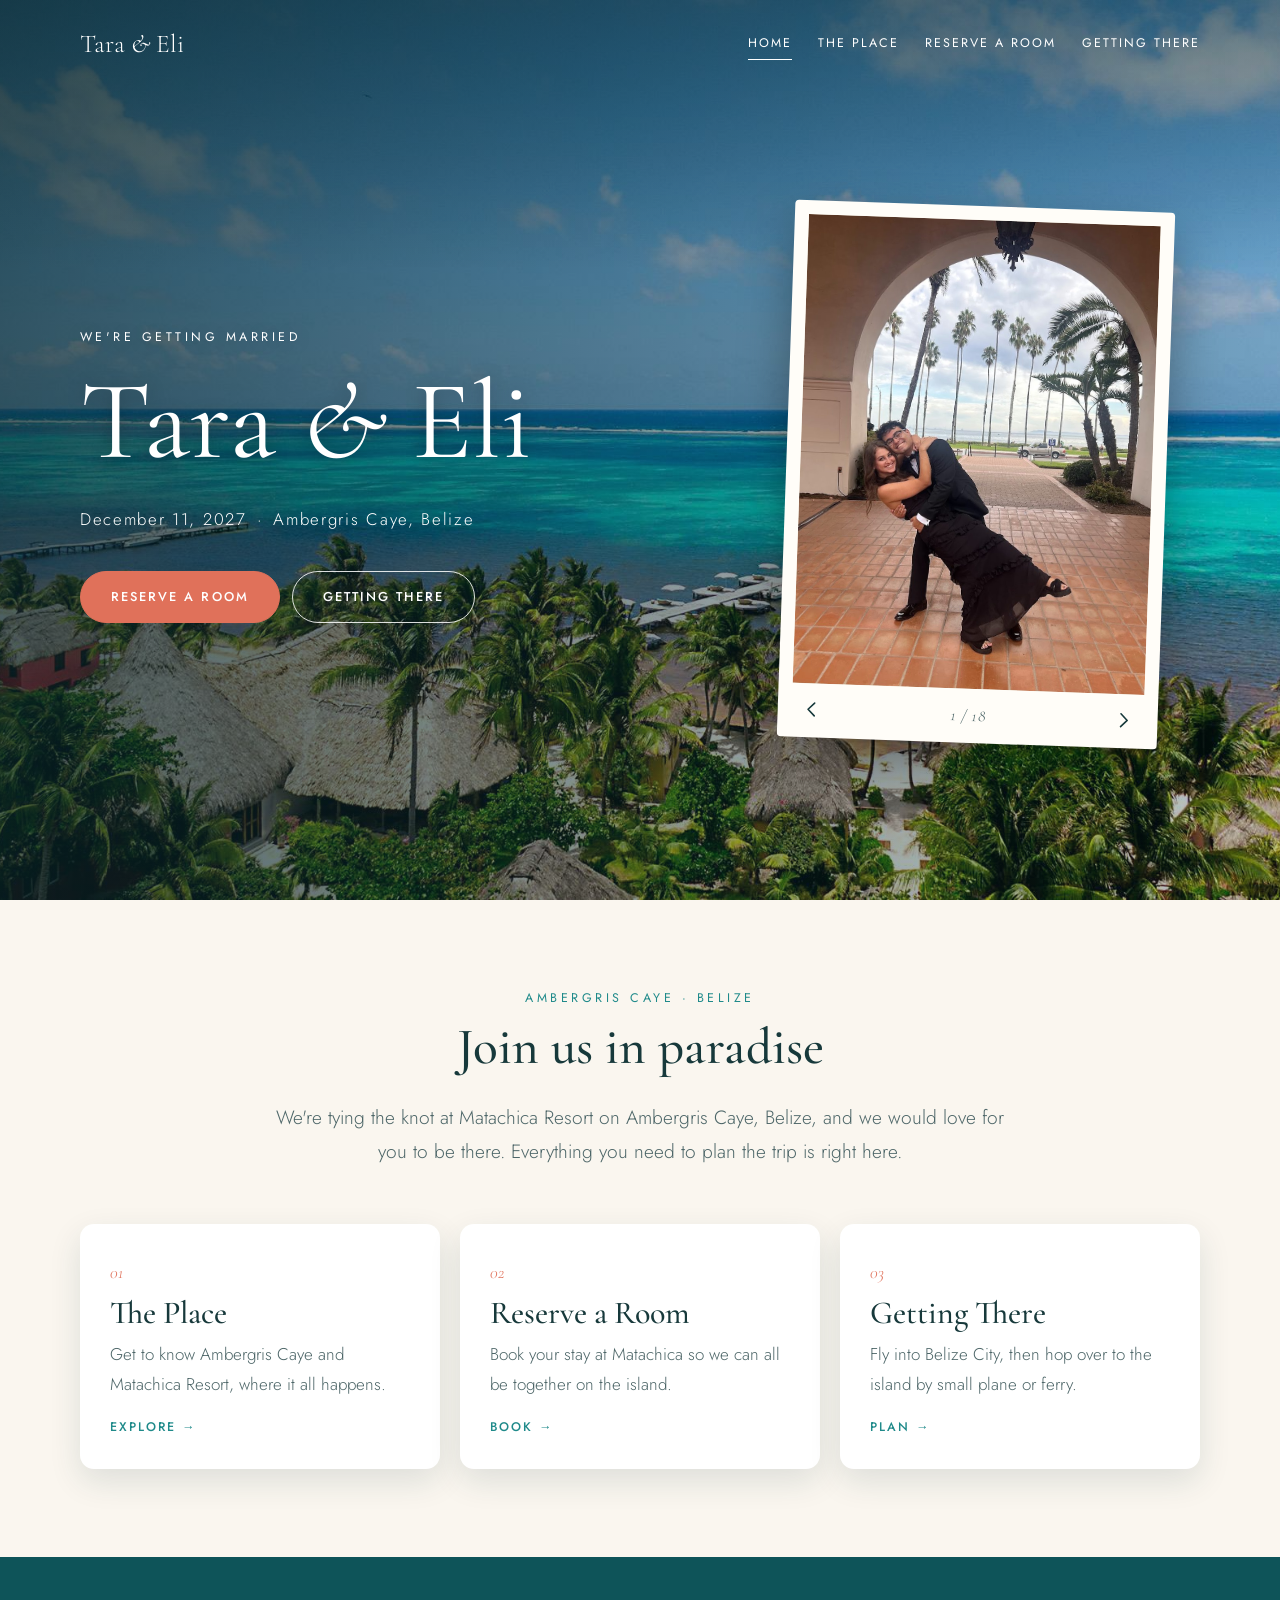
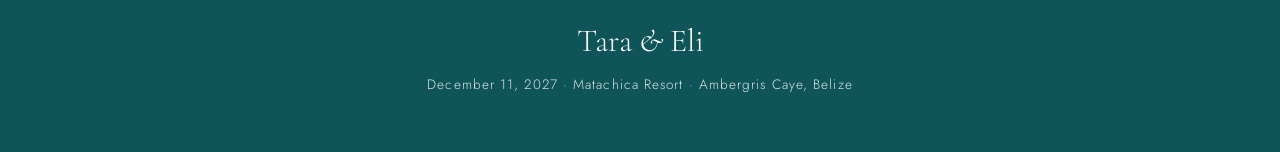
<file: index.html>
<!doctype html>
<html lang="en">
<head>
  <meta charset="utf-8">
  <meta name="viewport" content="width=device-width, initial-scale=1">
  <title>Tara &amp; Eli · Ambergris Caye, Belize</title>
  <meta name="description" content="Join us for our wedding at Matachica Resort on Ambergris Caye, Belize.">
  <link rel="icon" href="data:image/svg+xml,<svg xmlns='http://www.w3.org/2000/svg' viewBox='0 0 100 100'><text y='.9em' font-size='90'>🌴</text></svg>">
  <link rel="preconnect" href="https://fonts.googleapis.com">
  <link rel="preconnect" href="https://fonts.gstatic.com" crossorigin>
  <link rel="stylesheet" href="https://fonts.googleapis.com/css2?family=Cormorant+Garamond:ital,wght@0,400;0,500;1,400&family=Jost:wght@300;400;500&display=swap">
  <link rel="stylesheet" href="css/styles.css">
</head>
<body>
  <header class="site-header">
    <div class="container">
      <a class="brand" href="index.html">Tara <span class="amp">&amp;</span> Eli</a>
      <nav class="nav" aria-label="Main">
        <a href="index.html" aria-current="page">Home</a>
        <a href="the-place.html">The Place</a>
        <a href="reserve.html">Reserve a Room</a>
        <a href="getting-there.html">Getting There</a>
      </nav>
    </div>
  </header>

  <main>
    <section class="hero hero--split">
      <!-- Background: Matachica's beach (courtesy of the resort) -->
      <div class="photo photo--sunset hero__photo" data-label="">
        <img src="images/matachica-3.jpg" alt="" fetchpriority="high" onerror="this.remove()">
      </div>
      <div class="container hero__inner">
        <div class="hero__content">
          <p class="eyebrow">We're getting married</p>
          <h1>Tara <span class="amp">&amp;</span> Eli</h1>
          <p class="hero__meta">December 11, 2027<span class="dot">·</span>Ambergris Caye, Belize</p>
          <div class="hero__actions">
            <a class="button" href="reserve.html">Reserve a room</a>
            <a class="button button--ghost" href="getting-there.html">Getting there</a>
          </div>
        </div>

        <!-- Photos of us: images/us-1.jpg ... us-19.jpg. To add one, copy a slide line below.
             Only the first uses src; the rest use data-src so they load one at a time as the show plays.
             The arrows and photo counter work automatically. -->
        <figure class="slideshow" data-slideshow aria-roledescription="carousel" aria-label="Photos of Tara and Eli">
          <div class="slideshow__frame">
            <img class="slideshow__slide is-active" src="images/us-1.jpg" alt="Eli dipping Tara under a seaside archway lined with palm trees">
            <img class="slideshow__slide" data-src="images/us-2.jpg" alt="Tara and Eli crouched beside an alpaca wearing a cap and sunglasses">
            <img class="slideshow__slide" data-src="images/us-3.jpg" alt="An instant-film photo of Tara and Eli smiling together">
            <img class="slideshow__slide" data-src="images/us-4.jpg" alt="Tara and Eli being goofy under string lights at a party">
            <img class="slideshow__slide" data-src="images/us-5.jpg" alt="Tara and Eli standing in a river between towering canyon walls">
            <img class="slideshow__slide" data-src="images/us-6.jpg" alt="Tara and Eli dressed up on a deck overlooking the mountains and the town below">
            <img class="slideshow__slide" data-src="images/us-7.jpg" alt="Tara leaping into Eli's arms to kiss his cheek in front of a lit-up Ferris wheel">
            <img class="slideshow__slide" data-src="images/us-8.jpg" alt="Tara and Eli cuddled up by the fireplace next to their Christmas tree">
            <img class="slideshow__slide" data-src="images/us-9.jpg" alt="Tara and Eli laughing on a lakeside boardwalk with snowy mountains behind them">
            <img class="slideshow__slide" data-src="images/us-10.jpg" alt="Tara and Eli on a suspension bridge in the jungle">
            <img class="slideshow__slide" data-src="images/us-11.jpg" alt="Tara and Eli posing mid-skate at an outdoor ice rink">
            <img class="slideshow__slide" data-src="images/us-12.jpg" alt="Tara in her graduation cap and gown with Eli by a lake, a city skyline behind them">
            <img class="slideshow__slide" data-src="images/us-13.jpg" alt="Tara holding a cake beside Eli under an Engaged banner">
            <img class="slideshow__slide" data-src="images/us-14.jpg" alt="Tara and Eli hiking past steaming geysers with a bison grazing behind them">
            <img class="slideshow__slide" data-src="images/us-15.jpg" alt="Tara and Eli smiling at each other above a turquoise cove on the coast">
            <img class="slideshow__slide" data-src="images/us-16.jpg" alt="Tara and Eli on a clifftop trail high above the ocean">
            <img class="slideshow__slide" data-src="images/us-18.jpg" alt="Tara and Eli on a mountain trail with snowy jagged peaks behind them">
            <img class="slideshow__slide" data-src="images/us-19.jpg" alt="Tara and Eli scuba diving hand in hand over a coral reef">
          </div>
          <figcaption class="slideshow__controls" hidden>
            <button class="slideshow__arrow" type="button" data-step="-1" aria-label="Previous photo">
              <svg viewBox="0 0 24 24" aria-hidden="true"><path d="M15 5l-7 7 7 7" fill="none" stroke="currentColor" stroke-width="1.75" stroke-linecap="round" stroke-linejoin="round"/></svg>
            </button>
            <span class="slideshow__count"></span>
            <button class="slideshow__arrow" type="button" data-step="1" aria-label="Next photo">
              <svg viewBox="0 0 24 24" aria-hidden="true"><path d="M9 5l7 7-7 7" fill="none" stroke="currentColor" stroke-width="1.75" stroke-linecap="round" stroke-linejoin="round"/></svg>
            </button>
          </figcaption>
        </figure>
      </div>
    </section>

    <section class="section">
      <div class="container narrow center">
        <p class="eyebrow eyebrow--sea">Ambergris Caye · Belize</p>
        <h2 class="section-title">Join us in paradise</h2>
        <p class="lede">We're tying the knot at Matachica Resort on Ambergris Caye, Belize, and we would love for you to be there. Everything you need to plan the trip is right here.</p>
      </div>

      <div class="container cards">
        <a class="card" href="the-place.html">
          <span class="card__num">01</span>
          <h3>The Place</h3>
          <p>Get to know Ambergris Caye and Matachica Resort, where it all happens.</p>
          <span class="card__link">Explore &rarr;</span>
        </a>
        <a class="card" href="reserve.html">
          <span class="card__num">02</span>
          <h3>Reserve a Room</h3>
          <p>Book your stay at Matachica so we can all be together on the island.</p>
          <span class="card__link">Book &rarr;</span>
        </a>
        <a class="card" href="getting-there.html">
          <span class="card__num">03</span>
          <h3>Getting There</h3>
          <p>Fly into Belize City, then hop over to the island by small plane or ferry.</p>
          <span class="card__link">Plan &rarr;</span>
        </a>
      </div>
    </section>
  </main>

  <footer class="site-footer">
    <div class="container">
      <p class="site-footer__names">Tara <span class="amp">&amp;</span> Eli</p>
      <p>December 11, 2027 · Matachica Resort · Ambergris Caye, Belize</p>
    </div>
  </footer>

  <script src="js/slideshow.js"></script>
</body>
</html>
</file>
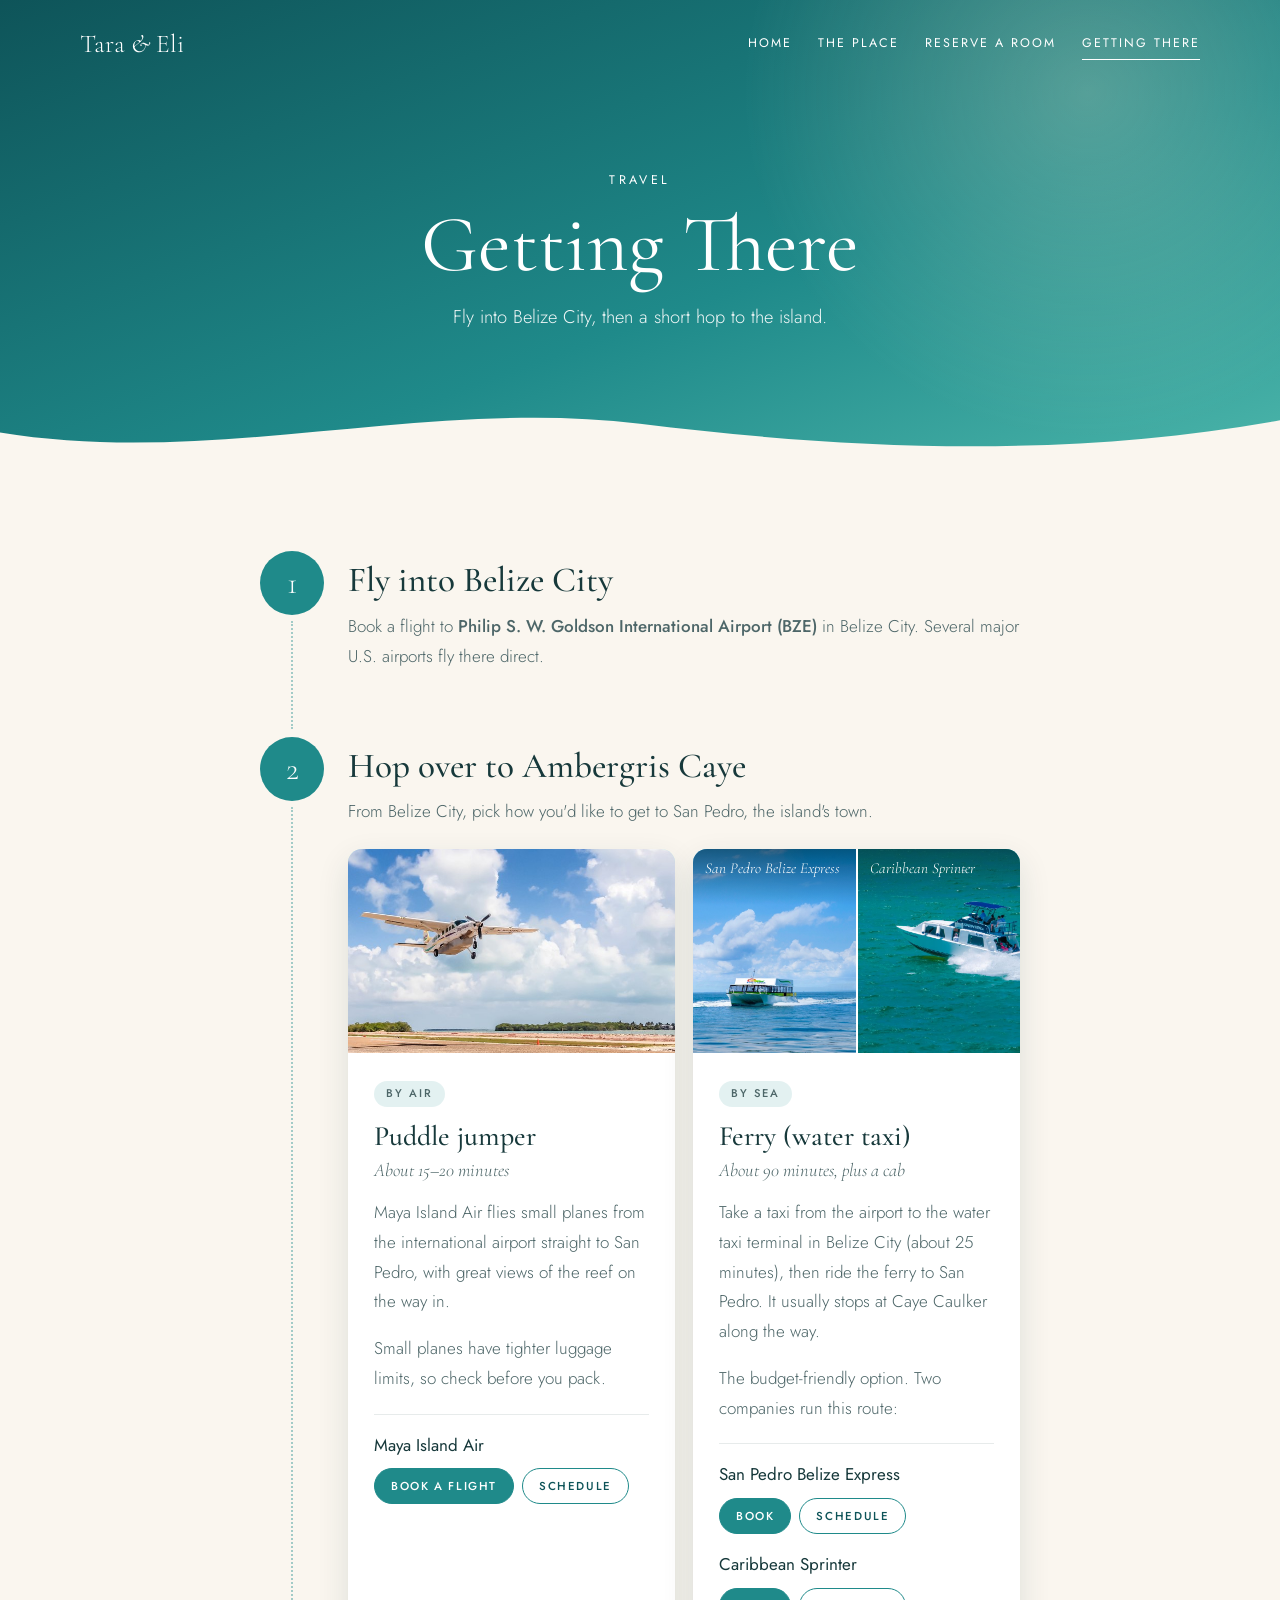
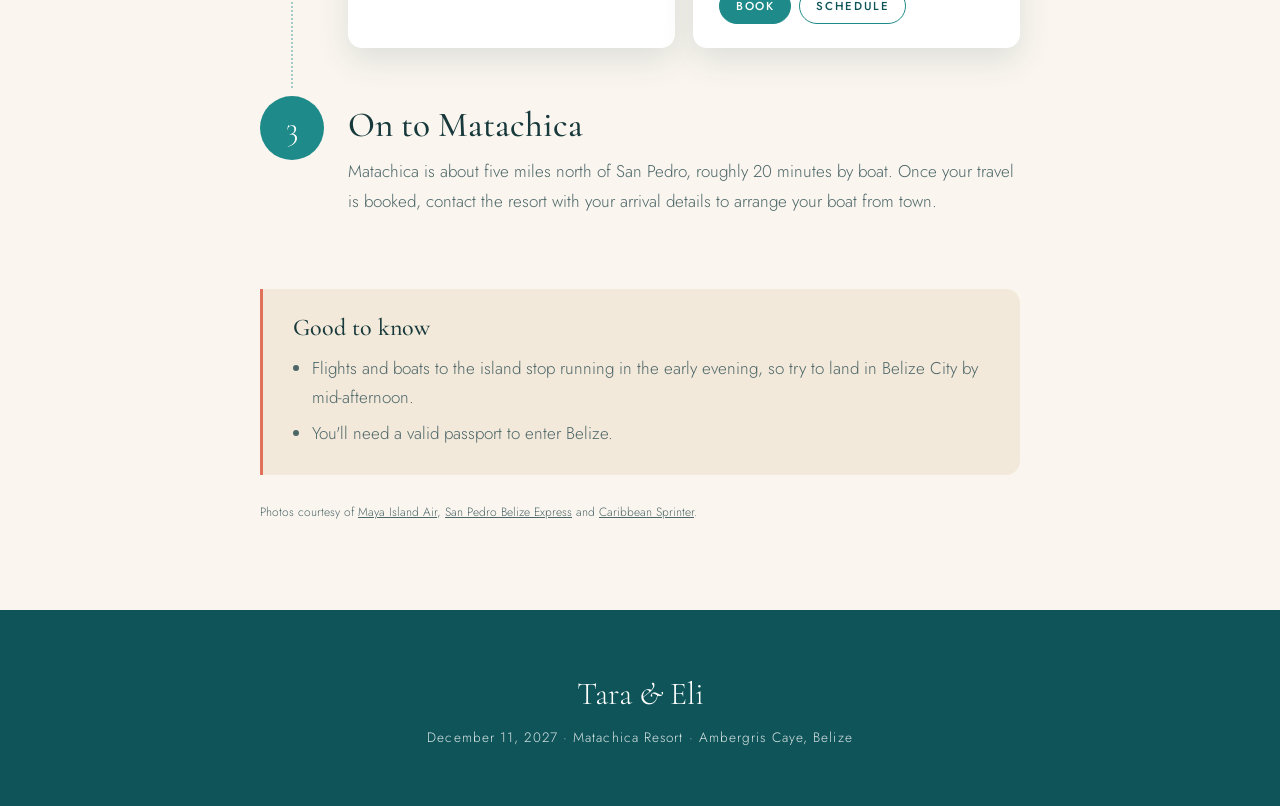
<file: getting-there.html>
<!doctype html>
<html lang="en">
<head>
  <meta charset="utf-8">
  <meta name="viewport" content="width=device-width, initial-scale=1">
  <title>Getting There · Tara &amp; Eli</title>
  <meta name="description" content="How to get to Matachica Resort on Ambergris Caye, Belize: fly to Belize City, then take a small plane or ferry to San Pedro.">
  <link rel="icon" href="data:image/svg+xml,<svg xmlns='http://www.w3.org/2000/svg' viewBox='0 0 100 100'><text y='.9em' font-size='90'>🌴</text></svg>">
  <link rel="preconnect" href="https://fonts.googleapis.com">
  <link rel="preconnect" href="https://fonts.gstatic.com" crossorigin>
  <link rel="stylesheet" href="https://fonts.googleapis.com/css2?family=Cormorant+Garamond:ital,wght@0,400;0,500;1,400&family=Jost:wght@300;400;500&display=swap">
  <link rel="stylesheet" href="css/styles.css">
</head>
<body>
  <header class="site-header">
    <div class="container">
      <a class="brand" href="index.html">Tara <span class="amp">&amp;</span> Eli</a>
      <nav class="nav" aria-label="Main">
        <a href="index.html">Home</a>
        <a href="the-place.html">The Place</a>
        <a href="reserve.html">Reserve a Room</a>
        <a href="getting-there.html" aria-current="page">Getting There</a>
      </nav>
    </div>
  </header>

  <main>
    <section class="page-hero">
      <div class="container">
        <p class="eyebrow">Travel</p>
        <h1>Getting There</h1>
        <p>Fly into Belize City, then a short hop to the island.</p>
      </div>
    </section>

    <section class="section">
      <div class="container narrow">
        <ol class="steps">
          <li class="step">
            <div class="step__num" aria-hidden="true">1</div>
            <div class="step__body">
              <h2>Fly into Belize City</h2>
              <p>Book a flight to <strong>Philip S. W. Goldson International Airport (BZE)</strong> in Belize City. Several major U.S. airports fly there direct.</p>
            </div>
          </li>

          <li class="step">
            <div class="step__num" aria-hidden="true">2</div>
            <div class="step__body">
              <h2>Hop over to Ambergris Caye</h2>
              <p>From Belize City, pick how you'd like to get to San Pedro, the island's town.</p>

              <div class="options">
                <article class="option">
                  <!-- Photo from Maya Island Air's website, used with their permission -->
                  <figure class="photo option__photo" data-label="Maya Island Air">
                    <img src="images/maya-island-air.jpg" alt="A Maya Island Air plane flying low over an island airstrip under puffy white clouds" loading="lazy" onerror="this.remove()">
                  </figure>
                  <div class="option__body">
                    <p class="option__tag">By air</p>
                    <h3>Puddle jumper</h3>
                    <p class="option__time">About 15&ndash;20 minutes</p>
                    <p>Maya Island Air flies small planes from the international airport straight to San Pedro, with great views of the reef on the way in.</p>
                    <p>Small planes have tighter luggage limits, so check before you pack.</p>
                    <ul class="option__links">
                      <li>
                        <span>Maya Island Air</span>
                        <a class="pill pill--solid" href="https://www.mayaislandair.com/belize-flights/" target="_blank" rel="noopener">Book a flight</a>
                        <a class="pill" href="https://www.mayaislandair.com/belize-flight-schedule/" target="_blank" rel="noopener">Schedule</a>
                      </li>
                    </ul>
                  </div>
                </article>

                <article class="option">
                  <!-- Photos from each ferry company's website, used with their permission -->
                  <div class="option__photo option__photo--split">
                    <figure class="photo" data-label="San Pedro Belize Express">
                      <img src="images/ferry-belize-express.jpg" alt="A San Pedro Belize Express water taxi crossing turquoise water" loading="lazy" onerror="this.remove()">
                      <figcaption class="photo__caption">San Pedro Belize Express</figcaption>
                    </figure>
                    <figure class="photo" data-label="Caribbean Sprinter">
                      <img src="images/ferry-caribbean-sprinter.jpg" alt="A Caribbean Sprinter water taxi speeding across the sea, seen from above" loading="lazy" onerror="this.remove()">
                      <figcaption class="photo__caption">Caribbean Sprinter</figcaption>
                    </figure>
                  </div>
                  <div class="option__body">
                    <p class="option__tag">By sea</p>
                    <h3>Ferry (water taxi)</h3>
                    <p class="option__time">About 90 minutes, plus a cab</p>
                    <p>Take a taxi from the airport to the water taxi terminal in Belize City (about 25 minutes), then ride the ferry to San Pedro. It usually stops at Caye Caulker along the way.</p>
                    <p>The budget-friendly option. Two companies run this route:</p>
                    <ul class="option__links">
                      <li>
                        <span>San Pedro Belize Express</span>
                        <a class="pill pill--solid" href="https://belizewatertaxi.com/" target="_blank" rel="noopener">Book</a>
                        <a class="pill" href="https://belizewatertaxi.com/schedule/" target="_blank" rel="noopener">Schedule</a>
                      </li>
                      <li>
                        <span>Caribbean Sprinter</span>
                        <a class="pill pill--solid" href="https://sprinter.bz/book" target="_blank" rel="noopener">Book</a>
                        <a class="pill" href="https://sprinter.bz/sailings" target="_blank" rel="noopener">Schedule</a>
                      </li>
                    </ul>
                  </div>
                </article>
              </div>
            </div>
          </li>

          <li class="step">
            <div class="step__num" aria-hidden="true">3</div>
            <div class="step__body">
              <h2>On to Matachica</h2>
              <p>Matachica is about five miles north of San Pedro, roughly 20 minutes by boat. Once your travel is booked, contact the resort with your arrival details to arrange your boat from town.</p>
            </div>
          </li>
        </ol>

        <aside class="note">
          <h3>Good to know</h3>
          <ul>
            <li>Flights and boats to the island stop running in the early evening, so try to land in Belize City by mid-afternoon.</li>
            <li>You'll need a valid passport to enter Belize.</li>
          </ul>
        </aside>

        <p class="credits credits--spaced">
          Photos courtesy of
          <a href="https://www.mayaislandair.com/" target="_blank" rel="noopener">Maya Island Air</a>,
          <a href="https://belizewatertaxi.com/" target="_blank" rel="noopener">San Pedro Belize Express</a> and
          <a href="https://sprinter.bz/" target="_blank" rel="noopener">Caribbean Sprinter</a>.
        </p>
      </div>
    </section>
  </main>

  <footer class="site-footer">
    <div class="container">
      <p class="site-footer__names">Tara <span class="amp">&amp;</span> Eli</p>
      <p>December 11, 2027 · Matachica Resort · Ambergris Caye, Belize</p>
    </div>
  </footer>
</body>
</html>
</file>
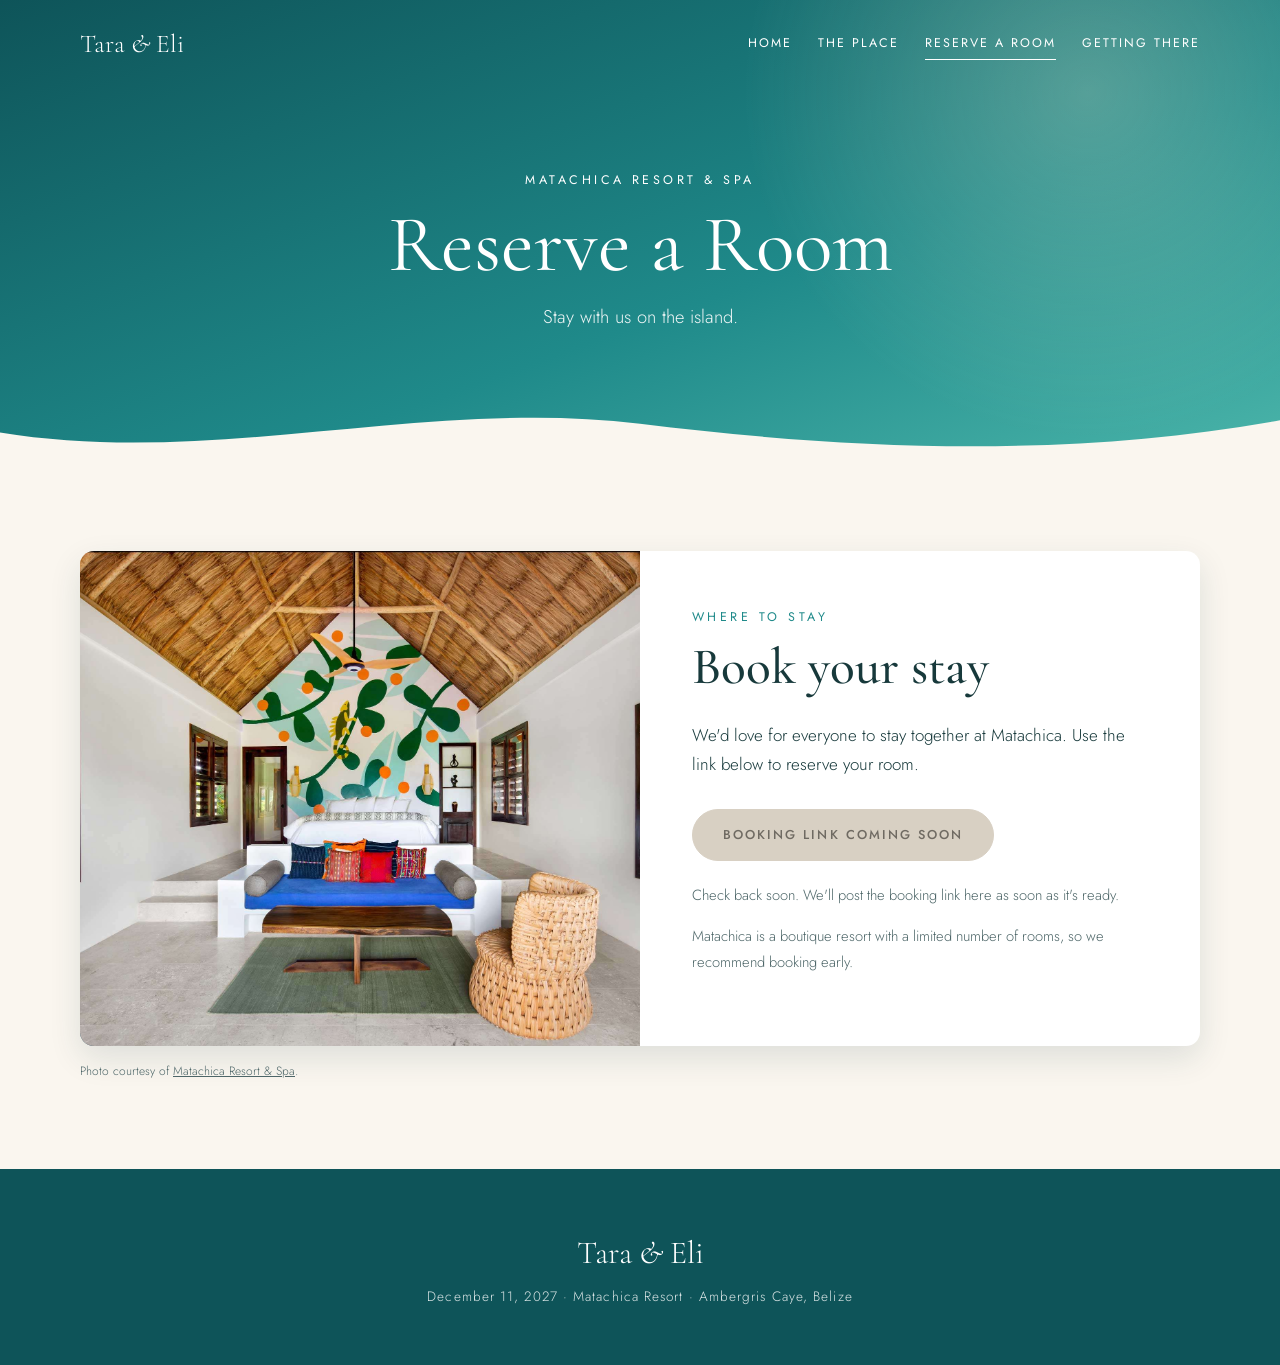
<file: reserve.html>
<!doctype html>
<html lang="en">
<head>
  <meta charset="utf-8">
  <meta name="viewport" content="width=device-width, initial-scale=1">
  <title>Reserve a Room · Tara &amp; Eli</title>
  <meta name="description" content="Book your room at Matachica Resort for our wedding on Ambergris Caye, Belize.">
  <link rel="icon" href="data:image/svg+xml,<svg xmlns='http://www.w3.org/2000/svg' viewBox='0 0 100 100'><text y='.9em' font-size='90'>🌴</text></svg>">
  <link rel="preconnect" href="https://fonts.googleapis.com">
  <link rel="preconnect" href="https://fonts.gstatic.com" crossorigin>
  <link rel="stylesheet" href="https://fonts.googleapis.com/css2?family=Cormorant+Garamond:ital,wght@0,400;0,500;1,400&family=Jost:wght@300;400;500&display=swap">
  <link rel="stylesheet" href="css/styles.css">
</head>
<body>
  <header class="site-header">
    <div class="container">
      <a class="brand" href="index.html">Tara <span class="amp">&amp;</span> Eli</a>
      <nav class="nav" aria-label="Main">
        <a href="index.html">Home</a>
        <a href="the-place.html">The Place</a>
        <a href="reserve.html" aria-current="page">Reserve a Room</a>
        <a href="getting-there.html">Getting There</a>
      </nav>
    </div>
  </header>

  <main>
    <section class="page-hero">
      <div class="container">
        <p class="eyebrow">Matachica Resort &amp; Spa</p>
        <h1>Reserve a Room</h1>
        <p>Stay with us on the island.</p>
      </div>
    </section>

    <section class="section">
      <div class="container">
        <div class="reserve-card">
          <!-- Photo from Matachica's website, used with the resort's permission -->
          <div class="photo photo--sunset reserve-card__photo" data-label="images/matachica-room.jpg">
            <img src="images/matachica-room.jpg" alt="A bright casita bedroom at Matachica with a thatched palapa ceiling" loading="lazy" onerror="this.remove()">
          </div>
          <div class="reserve-card__body">
            <p class="eyebrow eyebrow--sea">Where to stay</p>
            <h2 class="section-title">Book your stay</h2>
            <p>We'd love for everyone to stay together at Matachica. Use the link below to reserve your room.</p>

            <!--
              BOOKING LINK — when you have it, replace the <a> and the
              "coming soon" line below with:

              <a class="button" href="PASTE-LINK-HERE" target="_blank" rel="noopener">Reserve your room</a>
            -->
            <a class="button is-disabled" href="#" aria-disabled="true">Booking link coming soon</a>
            <p class="fine">Check back soon. We'll post the booking link here as soon as it's ready.</p>

            <p class="fine">Matachica is a boutique resort with a limited number of rooms, so we recommend booking early.</p>
          </div>
        </div>
        <p class="credits">
          Photo courtesy of <a href="https://www.matachica.com" target="_blank" rel="noopener">Matachica Resort &amp; Spa</a>.
        </p>
      </div>
    </section>
  </main>

  <footer class="site-footer">
    <div class="container">
      <p class="site-footer__names">Tara <span class="amp">&amp;</span> Eli</p>
      <p>December 11, 2027 · Matachica Resort · Ambergris Caye, Belize</p>
    </div>
  </footer>
</body>
</html>
</file>
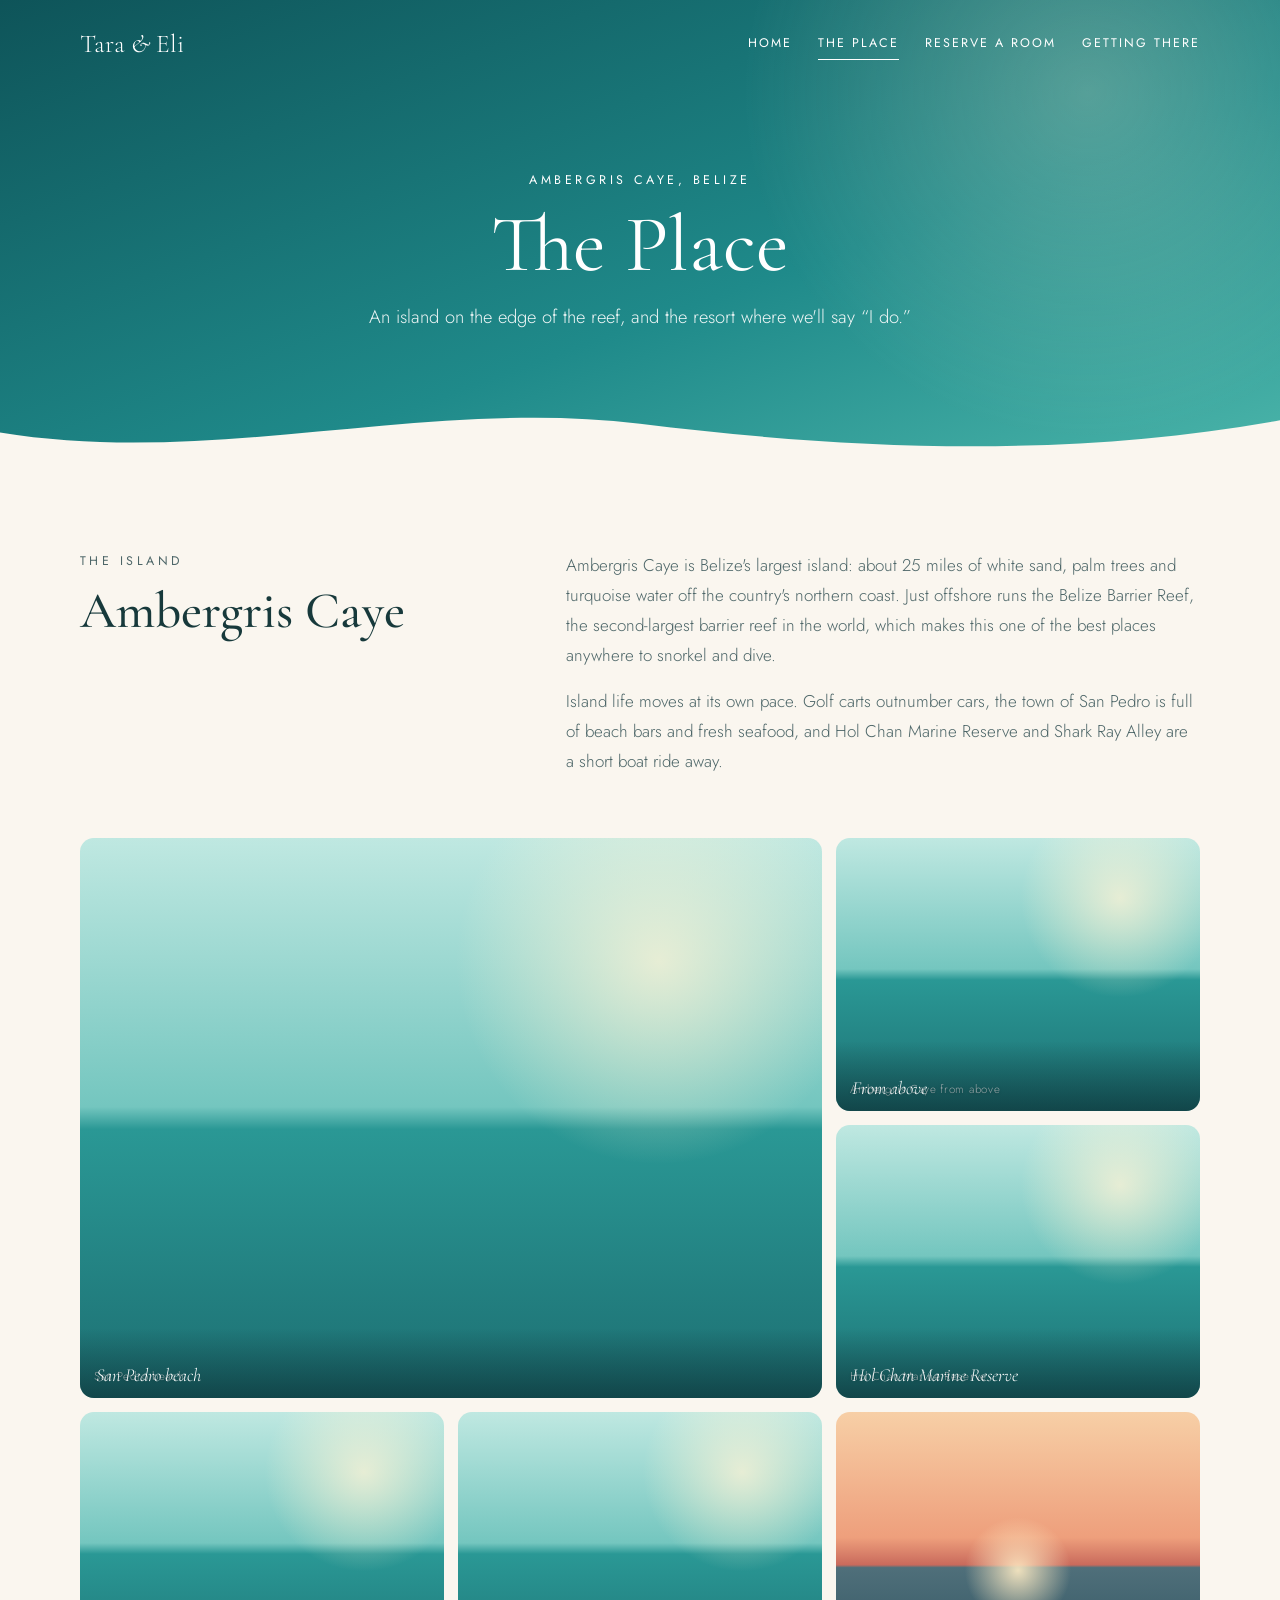
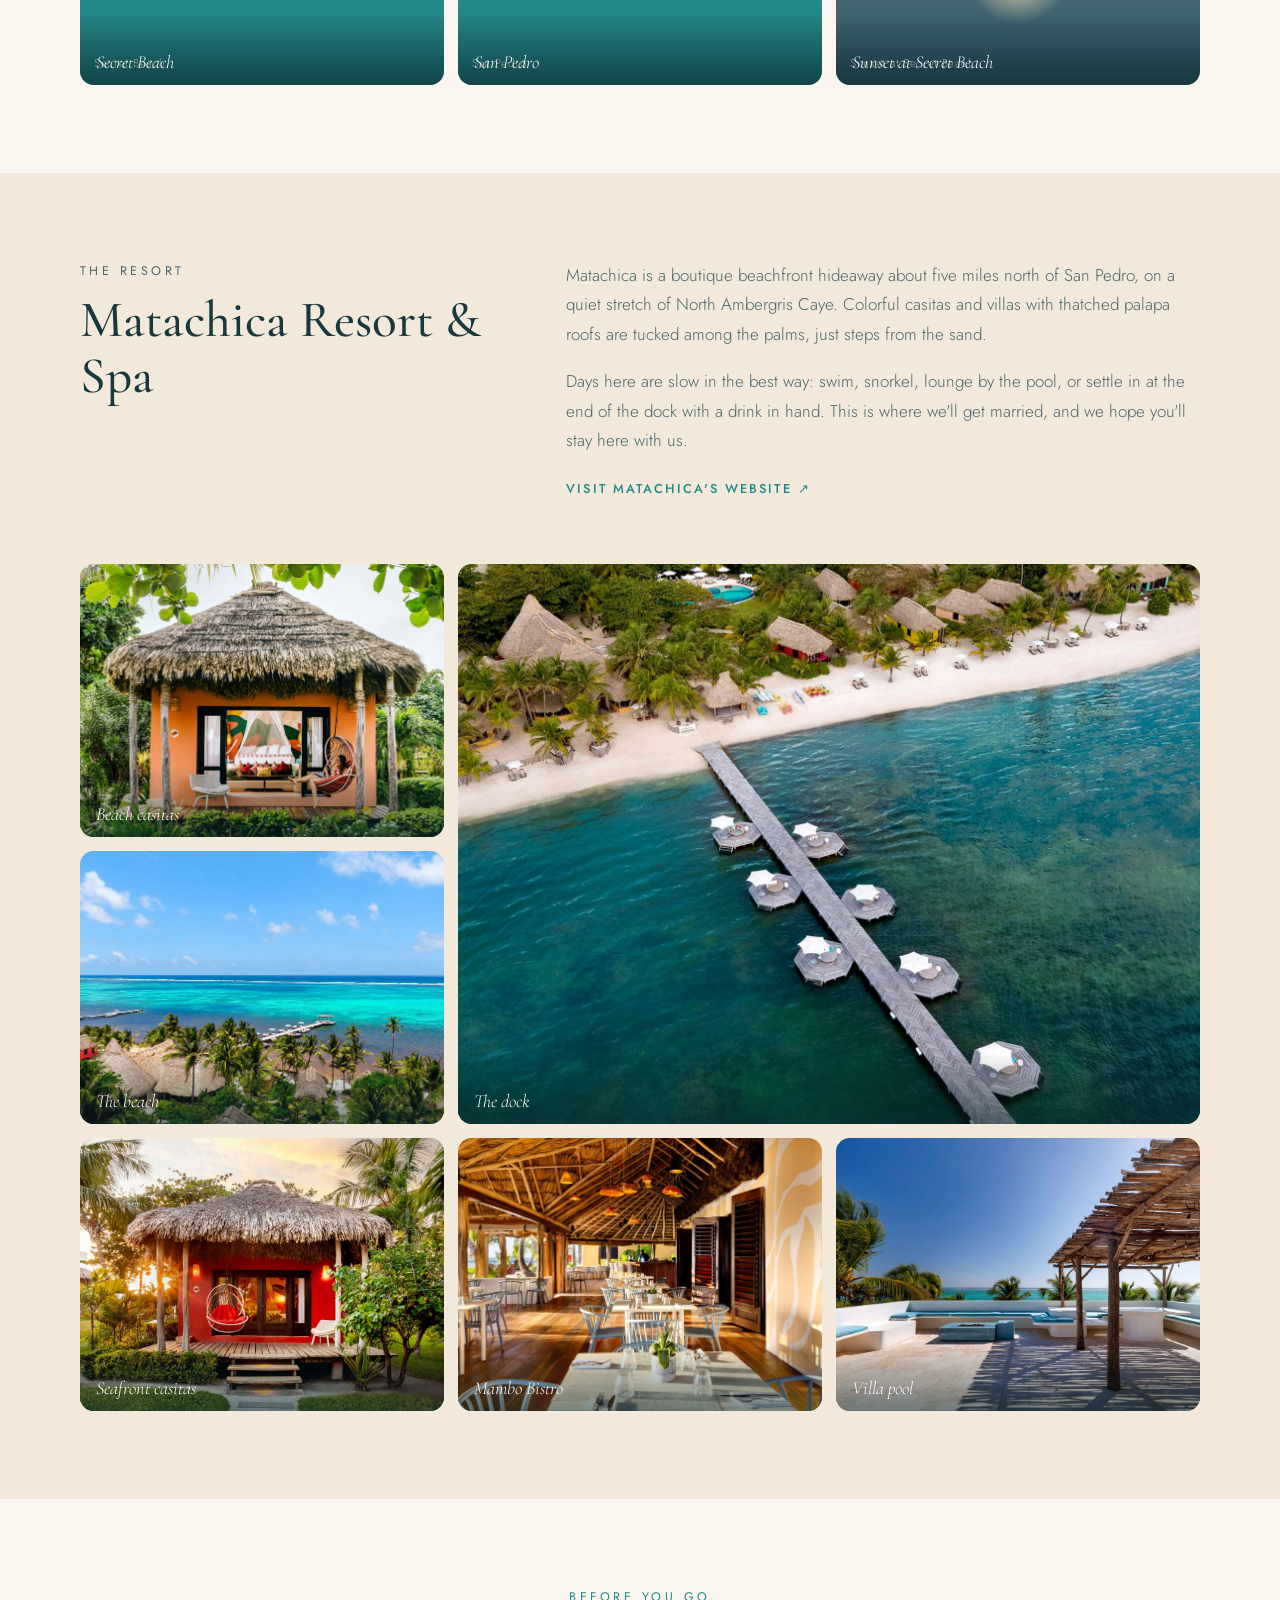
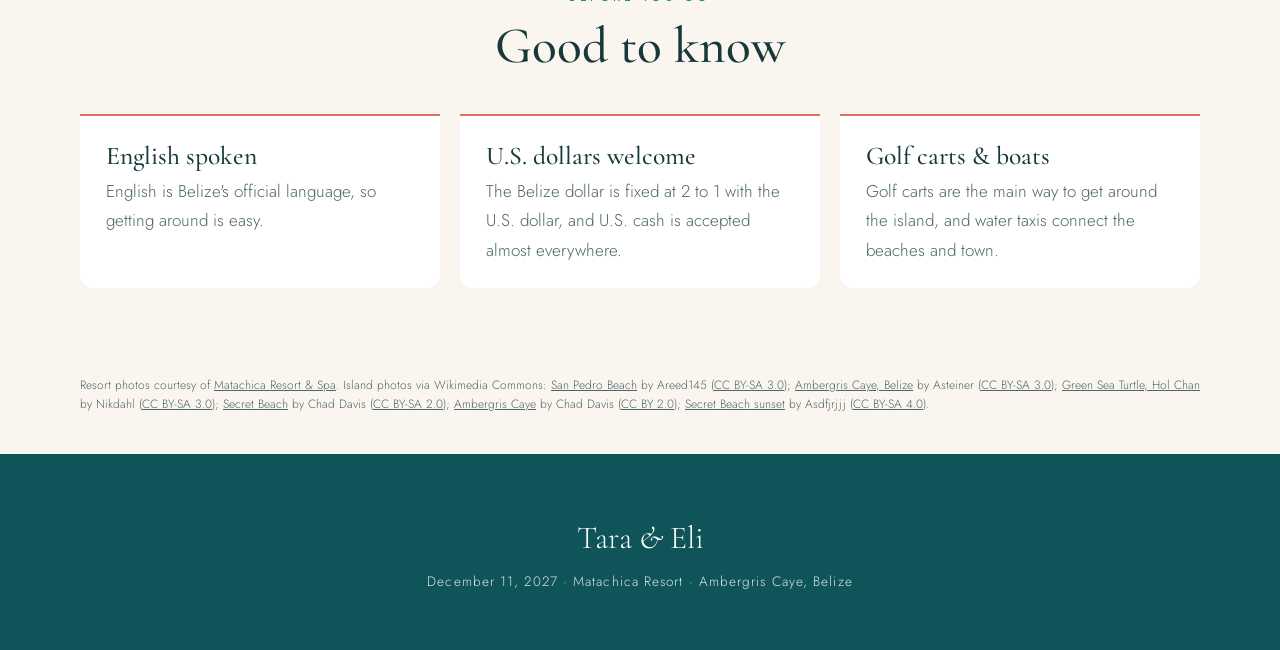
<file: the-place.html>
<!doctype html>
<html lang="en">
<head>
  <meta charset="utf-8">
  <meta name="viewport" content="width=device-width, initial-scale=1">
  <title>The Place · Tara &amp; Eli</title>
  <meta name="description" content="About Ambergris Caye, Belize, and Matachica Resort, where our wedding will take place.">
  <link rel="icon" href="data:image/svg+xml,<svg xmlns='http://www.w3.org/2000/svg' viewBox='0 0 100 100'><text y='.9em' font-size='90'>🌴</text></svg>">
  <link rel="preconnect" href="https://fonts.googleapis.com">
  <link rel="preconnect" href="https://fonts.gstatic.com" crossorigin>
  <link rel="stylesheet" href="https://fonts.googleapis.com/css2?family=Cormorant+Garamond:ital,wght@0,400;0,500;1,400&family=Jost:wght@300;400;500&display=swap">
  <link rel="stylesheet" href="css/styles.css">
</head>
<body>
  <header class="site-header">
    <div class="container">
      <a class="brand" href="index.html">Tara <span class="amp">&amp;</span> Eli</a>
      <nav class="nav" aria-label="Main">
        <a href="index.html">Home</a>
        <a href="the-place.html" aria-current="page">The Place</a>
        <a href="reserve.html">Reserve a Room</a>
        <a href="getting-there.html">Getting There</a>
      </nav>
    </div>
  </header>

  <main>
    <section class="page-hero">
      <div class="container">
        <p class="eyebrow">Ambergris Caye, Belize</p>
        <h1>The Place</h1>
        <p>An island on the edge of the reef, and the resort where we'll say &ldquo;I do.&rdquo;</p>
      </div>
    </section>

    <section class="section">
      <div class="container">
        <div class="intro">
          <div>
            <p class="eyebrow eyebrow--sea">The island</p>
            <h2 class="section-title">Ambergris Caye</h2>
          </div>
          <div>
            <p>Ambergris Caye is Belize's largest island: about 25 miles of white sand, palm trees and turquoise water off the country's northern coast. Just offshore runs the Belize Barrier Reef, the second-largest barrier reef in the world, which makes this one of the best places anywhere to snorkel and dive.</p>
            <p>Island life moves at its own pace. Golf carts outnumber cars, the town of San Pedro is full of beach bars and fresh seafood, and Hol Chan Marine Reserve and Shark Ray Alley are a short boat ride away.</p>
          </div>
        </div>

        <!-- Island photos are real Ambergris Caye shots from Wikimedia Commons (credits at the bottom of the page).
             To use your own instead, change a src to e.g. images/island-1.jpg and drop that credit line. -->
        <div class="gallery">
          <figure class="photo" data-label="San Pedro beach">
            <img src="https://upload.wikimedia.org/wikipedia/commons/thumb/6/65/San_Pedro_Beach.jpg/1280px-San_Pedro_Beach.jpg" alt="A wooden dock over turquoise water on the beach in San Pedro" loading="lazy" onerror="this.remove()">
            <figcaption class="photo__caption">San Pedro beach</figcaption>
          </figure>
          <figure class="photo" data-label="Ambergris Caye from above">
            <img src="https://upload.wikimedia.org/wikipedia/commons/thumb/1/10/Ambergris_Caye%2C_Belize.jpg/1280px-Ambergris_Caye%2C_Belize.jpg" alt="Aerial view of Ambergris Caye and the reef" loading="lazy" onerror="this.remove()">
            <figcaption class="photo__caption">From above</figcaption>
          </figure>
          <figure class="photo" data-label="Hol Chan Marine Reserve">
            <img src="https://upload.wikimedia.org/wikipedia/commons/thumb/a/a2/GreenSeaTurtle-HolChanMarineReserve-Belize.JPG/1280px-GreenSeaTurtle-HolChanMarineReserve-Belize.JPG" alt="A green sea turtle swimming over seagrass" loading="lazy" onerror="this.remove()">
            <figcaption class="photo__caption">Hol Chan Marine Reserve</figcaption>
          </figure>
          <figure class="photo" data-label="Secret Beach">
            <img src="https://upload.wikimedia.org/wikipedia/commons/thumb/0/0a/Secret_Beach_Ambergris_Caye%2C_Belize%2C_January_2022_-_02.jpg/1280px-Secret_Beach_Ambergris_Caye%2C_Belize%2C_January_2022_-_02.jpg" alt="Palm trees and the Secret Beach sign on white sand" loading="lazy" onerror="this.remove()">
            <figcaption class="photo__caption">Secret Beach</figcaption>
          </figure>
          <figure class="photo" data-label="San Pedro">
            <img src="https://upload.wikimedia.org/wikipedia/commons/thumb/6/6e/Ambergris_Caye_%2851834901134%29.jpg/1280px-Ambergris_Caye_%2851834901134%29.jpg" alt="An Ambergris Caye sign at a beach bar with thatched umbrellas" loading="lazy" onerror="this.remove()">
            <figcaption class="photo__caption">San Pedro</figcaption>
          </figure>
          <figure class="photo photo--sunset" data-label="Sunset at Secret Beach">
            <img src="https://upload.wikimedia.org/wikipedia/commons/thumb/1/1b/Secret_Beach_Ambergris_Caye_sunset_Nov_2019.jpg/1280px-Secret_Beach_Ambergris_Caye_sunset_Nov_2019.jpg" alt="The sun setting over calm water beside a thatched palapa" loading="lazy" onerror="this.remove()" style="object-position: center 55%">
            <figcaption class="photo__caption">Sunset at Secret Beach</figcaption>
          </figure>
        </div>
      </div>
    </section>

    <section class="section section--tint">
      <div class="container">
        <div class="intro">
          <div>
            <p class="eyebrow eyebrow--sea">The resort</p>
            <h2 class="section-title">Matachica Resort &amp; Spa</h2>
          </div>
          <div>
            <p>Matachica is a boutique beachfront hideaway about five miles north of San Pedro, on a quiet stretch of North Ambergris Caye. Colorful casitas and villas with thatched palapa roofs are tucked among the palms, just steps from the sand.</p>
            <p>Days here are slow in the best way: swim, snorkel, lounge by the pool, or settle in at the end of the dock with a drink in hand. This is where we'll get married, and we hope you'll stay here with us.</p>
            <p><a class="text-link" href="https://www.matachica.com" target="_blank" rel="noopener">Visit Matachica's website &nearr;</a></p>
          </div>
        </div>

        <!-- Resort photos come from Matachica's website, used with the resort's permission.
             images/matachica-1.jpg is the big one. -->
        <div class="gallery gallery--reverse">
          <figure class="photo photo--sunset" data-label="Matachica from above">
            <img src="images/matachica-1.jpg" alt="Aerial view of Matachica's dock reaching out over turquoise water" loading="lazy" onerror="this.remove()">
            <figcaption class="photo__caption">The dock</figcaption>
          </figure>
          <figure class="photo photo--sunset" data-label="Beach casita">
            <img src="images/matachica-2.jpg" alt="A thatched-roof beach casita with a hammock on the porch" loading="lazy" onerror="this.remove()">
            <figcaption class="photo__caption">Beach casitas</figcaption>
          </figure>
          <figure class="photo photo--sunset" data-label="The beach">
            <img src="images/matachica-3.jpg" alt="Palm trees along Matachica's beach and the turquoise Caribbean" loading="lazy" onerror="this.remove()">
            <figcaption class="photo__caption">The beach</figcaption>
          </figure>
          <figure class="photo photo--sunset" data-label="Seafront casita">
            <img src="images/matachica-4.jpg" alt="A bright red seafront casita with a thatched palapa roof" loading="lazy" onerror="this.remove()">
            <figcaption class="photo__caption">Seafront casitas</figcaption>
          </figure>
          <figure class="photo photo--sunset" data-label="Mambo Bistro">
            <img src="images/matachica-5.jpg" alt="Tables set under the thatched roof of Mambo Bistro" loading="lazy" onerror="this.remove()">
            <figcaption class="photo__caption">Mambo Bistro</figcaption>
          </figure>
          <figure class="photo photo--sunset" data-label="Villa pool">
            <img src="images/matachica-6.jpg" alt="A pool and shaded pergola looking out over the sea" loading="lazy" onerror="this.remove()">
            <figcaption class="photo__caption">Villa pool</figcaption>
          </figure>
        </div>
      </div>
    </section>

    <section class="section">
      <div class="container">
        <div class="center">
          <p class="eyebrow eyebrow--sea">Before you go</p>
          <h2 class="section-title">Good to know</h2>
        </div>
        <ul class="facts">
          <li>
            <h3>English spoken</h3>
            <p>English is Belize's official language, so getting around is easy.</p>
          </li>
          <li>
            <h3>U.S. dollars welcome</h3>
            <p>The Belize dollar is fixed at 2 to 1 with the U.S. dollar, and U.S. cash is accepted almost everywhere.</p>
          </li>
          <li>
            <h3>Golf carts &amp; boats</h3>
            <p>Golf carts are the main way to get around the island, and water taxis connect the beaches and town.</p>
          </li>
        </ul>
      </div>
    </section>

    <div class="container">
      <p class="credits">
        Resort photos courtesy of <a href="https://www.matachica.com" target="_blank" rel="noopener">Matachica Resort &amp; Spa</a>.
        Island photos via Wikimedia Commons:
        <a href="https://commons.wikimedia.org/wiki/File:San_Pedro_Beach.jpg" target="_blank" rel="noopener">San Pedro Beach</a> by Areed145 (<a href="https://creativecommons.org/licenses/by-sa/3.0" target="_blank" rel="noopener">CC BY-SA 3.0</a>);
        <a href="https://commons.wikimedia.org/wiki/File:Ambergris_Caye,_Belize.jpg" target="_blank" rel="noopener">Ambergris Caye, Belize</a> by Asteiner (<a href="https://creativecommons.org/licenses/by-sa/3.0" target="_blank" rel="noopener">CC BY-SA 3.0</a>);
        <a href="https://commons.wikimedia.org/wiki/File:GreenSeaTurtle-HolChanMarineReserve-Belize.JPG" target="_blank" rel="noopener">Green Sea Turtle, Hol Chan</a> by Nikdahl (<a href="https://creativecommons.org/licenses/by-sa/3.0" target="_blank" rel="noopener">CC BY-SA 3.0</a>);
        <a href="https://commons.wikimedia.org/wiki/File:Secret_Beach_Ambergris_Caye,_Belize,_January_2022_-_02.jpg" target="_blank" rel="noopener">Secret Beach</a> by Chad Davis (<a href="https://creativecommons.org/licenses/by-sa/2.0" target="_blank" rel="noopener">CC BY-SA 2.0</a>);
        <a href="https://commons.wikimedia.org/wiki/File:Ambergris_Caye_(51834901134).jpg" target="_blank" rel="noopener">Ambergris Caye</a> by Chad Davis (<a href="https://creativecommons.org/licenses/by/2.0" target="_blank" rel="noopener">CC BY 2.0</a>);
        <a href="https://commons.wikimedia.org/wiki/File:Secret_Beach_Ambergris_Caye_sunset_Nov_2019.jpg" target="_blank" rel="noopener">Secret Beach sunset</a> by Asdfjrjjj (<a href="https://creativecommons.org/licenses/by-sa/4.0" target="_blank" rel="noopener">CC BY-SA 4.0</a>).
      </p>
    </div>
  </main>

  <footer class="site-footer">
    <div class="container">
      <p class="site-footer__names">Tara <span class="amp">&amp;</span> Eli</p>
      <p>December 11, 2027 · Matachica Resort · Ambergris Caye, Belize</p>
    </div>
  </footer>
</body>
</html>
</file>
<file: css/styles.css>
/* ==========================================================================
   Belize wedding site — shared styles
   ========================================================================== */

:root {
  --sand: #faf6ef;
  --sand-deep: #f2e9da;
  --ink: #17393b;
  --ink-soft: #4d6668;
  --sea: #1f8a8a;
  --sea-deep: #0e5459;
  --coral: #e0715a;
  --coral-deep: #c95b45;
  --white: #fff;

  --font-display: "Cormorant Garamond", Georgia, "Times New Roman", serif;
  --font-body: "Jost", "Helvetica Neue", Arial, sans-serif;

  --radius: 14px;
  --shadow: 0 12px 32px rgba(14, 60, 64, 0.12);
  --max: 1120px;
  --gutter: 16px;

  color-scheme: light;
}

/* Base
   -------------------------------------------------------------------------- */

*,
*::before,
*::after {
  box-sizing: border-box;
}

html {
  -webkit-text-size-adjust: 100%;
}

body {
  margin: 0;
  background: var(--sand);
  color: var(--ink);
  font-family: var(--font-body);
  font-size: 1.0625rem;
  font-weight: 300;
  line-height: 1.75;
  -webkit-font-smoothing: antialiased;
}

img {
  display: block;
  max-width: 100%;
}

a {
  color: var(--sea-deep);
}

h1,
h2,
h3 {
  font-family: var(--font-display);
  font-weight: 500;
  line-height: 1.1;
  margin: 0 0 0.5em;
}

p {
  margin: 0 0 1em;
}

strong {
  font-weight: 500;
}

.container {
  width: min(100% - var(--gutter) * 2, var(--max));
  margin-inline: auto;
}

.narrow {
  max-width: 760px;
}

.center {
  text-align: center;
}

.amp {
  font-style: italic;
  font-weight: 400;
}

.eyebrow {
  font-size: 0.78rem;
  font-weight: 400;
  letter-spacing: 0.28em;
  text-transform: uppercase;
  margin-bottom: 0.75em;
}

.eyebrow--sea {
  color: var(--sea);
}

.section-title {
  font-size: clamp(2.2rem, 5vw, 3.2rem);
}

.lede {
  font-size: 1.2rem;
  color: var(--ink-soft);
}

.fine {
  font-size: 0.92rem;
  color: var(--ink-soft);
}

/* Header — sits on top of the hero / page banner on every page
   -------------------------------------------------------------------------- */

.site-header {
  position: absolute;
  inset: 0 0 auto;
  z-index: 10;
  padding: 22px 0;
  color: var(--white);
}

.site-header .container {
  display: flex;
  flex-wrap: wrap;
  align-items: center;
  justify-content: space-between;
  gap: 8px 32px;
}

.brand {
  font-family: var(--font-display);
  font-size: 1.6rem;
  color: inherit;
  text-decoration: none;
  white-space: nowrap;
}

.nav {
  display: flex;
  flex-wrap: wrap;
  gap: 4px 26px;
}

.nav a {
  color: inherit;
  text-decoration: none;
  font-size: 0.78rem;
  font-weight: 400;
  letter-spacing: 0.16em;
  text-transform: uppercase;
  padding: 4px 0;
  border-bottom: 1px solid transparent;
  transition: border-color 0.2s;
}

.nav a:hover,
.nav a[aria-current="page"] {
  border-bottom-color: currentColor;
}

/* Buttons
   -------------------------------------------------------------------------- */

.button {
  display: inline-block;
  padding: 14px 30px;
  border: 1px solid var(--coral);
  border-radius: 999px;
  background: var(--coral);
  color: var(--white);
  font-size: 0.8rem;
  font-weight: 500;
  letter-spacing: 0.16em;
  text-transform: uppercase;
  text-decoration: none;
  transition: background 0.2s, border-color 0.2s, transform 0.2s;
}

.button:hover {
  background: var(--coral-deep);
  border-color: var(--coral-deep);
  transform: translateY(-1px);
}

.button--ghost {
  background: transparent;
  border-color: rgba(255, 255, 255, 0.85);
}

.button--ghost:hover {
  background: rgba(255, 255, 255, 0.15);
  border-color: var(--white);
}

.button.is-disabled {
  background: #d8d0c3;
  border-color: #d8d0c3;
  color: #6f6a62;
  pointer-events: none;
  cursor: default;
}

/* Photos
   A .photo box shows a tropical gradient + its file name until the real image
   exists in /images. Once the file is there, the <img> covers the placeholder.
   -------------------------------------------------------------------------- */

.photo {
  position: relative;
  overflow: hidden;
  margin: 0;
  aspect-ratio: 4 / 3;
  border-radius: var(--radius);
  background:
    radial-gradient(circle at 78% 22%, rgba(255, 244, 214, 0.75), transparent 28%),
    linear-gradient(180deg, #bfe8e1 0%, #74c6bf 48%, #2a9895 52%, #1d6f72 100%);
}

.photo--sunset {
  background:
    radial-gradient(circle at 50% 58%, rgba(255, 236, 196, 0.9), transparent 22%),
    linear-gradient(180deg, #f7cfa6 0%, #ee9f7c 46%, #c96a5c 56%, #4f6f7a 57%, #2a4f5c 100%);
}

.photo::before {
  content: attr(data-label);
  position: absolute;
  left: 14px;
  bottom: 12px;
  font-size: 0.72rem;
  letter-spacing: 0.06em;
  color: rgba(255, 255, 255, 0.92);
  text-shadow: 0 1px 3px rgba(0, 0, 0, 0.3);
}

.photo img {
  position: absolute;
  inset: 0;
  z-index: 1;
  width: 100%;
  height: 100%;
  object-fit: cover;
}

.photo__caption {
  position: absolute;
  inset: auto 0 0 0;
  z-index: 2;
  padding: 36px 16px 12px;
  background: linear-gradient(180deg, transparent, rgba(8, 36, 40, 0.55));
  color: var(--white);
  font-family: var(--font-display);
  font-size: 1.15rem;
  font-style: italic;
  line-height: 1.2;
}

.credits {
  margin: 0 auto;
  padding: 0 0 40px;
  font-size: 0.75rem;
  line-height: 1.6;
  color: var(--ink-soft);
}

.credits a {
  color: inherit;
}

.credits--spaced {
  padding: 28px 0 0;
}

.text-link {
  font-size: 0.8rem;
  font-weight: 500;
  letter-spacing: 0.16em;
  text-transform: uppercase;
  text-decoration: none;
  color: var(--sea);
}

.text-link:hover {
  text-decoration: underline;
}

/* Home hero
   -------------------------------------------------------------------------- */

.hero {
  position: relative;
  isolation: isolate;
  display: grid;
  place-items: center;
  min-height: 100vh;
  min-height: 100svh;
  overflow: hidden;
  color: var(--white);
  text-align: center;
}

.hero__photo {
  position: absolute;
  inset: 0;
  z-index: -2;
  aspect-ratio: auto;
  border-radius: 0;
}

/* Darken the photo just enough for the text to read */
.hero::after {
  content: "";
  position: absolute;
  inset: 0;
  z-index: -1;
  background: linear-gradient(
    180deg,
    rgba(8, 36, 40, 0.5) 0%,
    rgba(8, 36, 40, 0.15) 35%,
    rgba(8, 36, 40, 0.2) 60%,
    rgba(8, 36, 40, 0.6) 100%
  );
}

.hero__content {
  padding: 140px var(--gutter) 90px;
  text-shadow: 0 2px 18px rgba(0, 0, 0, 0.25);
}

.hero h1 {
  font-size: clamp(3.2rem, 11vw, 7rem);
  font-weight: 400;
  margin: 0.1em 0 0.2em;
}

.hero__meta {
  font-size: 1.05rem;
  letter-spacing: 0.1em;
}

.hero__meta .dot {
  margin: 0 0.6em;
}

.hero__actions {
  display: flex;
  flex-wrap: wrap;
  justify-content: center;
  gap: 12px;
  margin-top: 36px;
  text-shadow: none;
}

/* Home hero with the photo slideshow beside the text */
.hero--split {
  place-items: stretch;
  text-align: left;
}

.hero--split::after {
  background:
    linear-gradient(180deg, rgba(8, 36, 40, 0.45) 0%, transparent 30%),
    linear-gradient(90deg, rgba(8, 36, 40, 0.72) 0%, rgba(8, 36, 40, 0.45) 55%, rgba(8, 36, 40, 0.25) 100%);
}

.hero__inner {
  display: grid;
  grid-template-columns: 1.15fr 0.85fr;
  align-items: center;
  gap: 48px 64px;
  padding: 130px 0 80px;
}

.hero--split .hero__content {
  padding: 0;
}

.hero--split .hero__actions {
  justify-content: flex-start;
}

/* Slideshow, styled like an instant-film print */
.slideshow {
  justify-self: center;
  width: min(100%, 380px);
  margin: 0;
  padding: 14px 14px 0;
  border-radius: 4px;
  background: #fffdf8;
  box-shadow: 0 24px 50px rgba(0, 0, 0, 0.35);
  transform: rotate(2deg);
}

.slideshow__frame {
  position: relative;
  aspect-ratio: 3 / 4;
  overflow: hidden;
  background: var(--sand-deep);
  cursor: pointer;
}

.slideshow__slide {
  position: absolute;
  inset: 0;
  width: 100%;
  height: 100%;
  object-fit: cover;
  opacity: 0;
  transition: opacity 1.2s ease;
}

.slideshow__slide.is-active {
  opacity: 1;
}

/* Arrows and "3 / 17" counter in the print's bottom margin */
.slideshow__controls {
  display: flex;
  align-items: center;
  justify-content: space-between;
  padding: 6px 0 8px;
}

.slideshow__controls[hidden] {
  display: none;
}

.slideshow__arrow {
  display: grid;
  place-items: center;
  width: 40px;
  height: 40px;
  padding: 0;
  border: 0;
  border-radius: 50%;
  background: none;
  color: var(--ink);
  cursor: pointer;
  transition: background 0.2s, color 0.2s;
}

.slideshow__arrow:hover {
  background: rgba(31, 138, 138, 0.12);
  color: var(--sea-deep);
}

.slideshow__arrow svg {
  width: 22px;
  height: 22px;
}

.slideshow__count {
  font-family: var(--font-display);
  font-size: 1.05rem;
  font-style: italic;
  color: var(--ink-soft);
  font-variant-numeric: tabular-nums;
}

/* Inner page banner
   -------------------------------------------------------------------------- */

.page-hero {
  position: relative;
  padding: 170px 0 130px;
  background:
    radial-gradient(circle at 85% 20%, rgba(255, 244, 214, 0.25), transparent 30%),
    linear-gradient(160deg, var(--sea-deep) 0%, var(--sea) 60%, #4bb5aa 100%);
  color: var(--white);
  text-align: center;
}

.page-hero h1 {
  font-size: clamp(3rem, 9vw, 5rem);
  font-weight: 400;
  margin-bottom: 0.15em;
}

.page-hero p:last-child {
  font-size: 1.15rem;
  margin: 0;
  opacity: 0.92;
}

/* Wave into the sand-colored page */
.page-hero::after {
  content: "";
  position: absolute;
  left: 0;
  right: 0;
  bottom: -1px;
  height: 70px;
  background: url("data:image/svg+xml,%3Csvg xmlns='http://www.w3.org/2000/svg' viewBox='0 0 1440 80' preserveAspectRatio='none'%3E%3Cpath fill='%23faf6ef' d='M0 44 C 240 84 480 4 720 34 S 1200 74 1440 30 V80 H0 Z'/%3E%3C/svg%3E") bottom / 100% 100% no-repeat;
}

/* Sections
   -------------------------------------------------------------------------- */

.section {
  padding: 88px 0;
}

.section--tint {
  background: var(--sand-deep);
}

.intro {
  display: grid;
  grid-template-columns: 1fr 1.5fr;
  gap: 16px 64px;
  align-items: start;
  margin-bottom: 44px;
}

.intro p {
  color: var(--ink-soft);
}

/* Galleries: one large photo + two stacked, then any extras three across */
.gallery {
  display: grid;
  grid-template-columns: repeat(3, 1fr);
  grid-auto-flow: dense;
  gap: 14px;
}

.gallery .photo:first-child {
  grid-column: span 2;
  grid-row: span 2;
  aspect-ratio: auto;
}

.gallery--reverse .photo:first-child {
  grid-column: 2 / span 2;
}

/* Home: three cards
   -------------------------------------------------------------------------- */

.cards {
  display: grid;
  grid-template-columns: repeat(3, 1fr);
  gap: 20px;
  margin-top: 56px;
}

.card {
  display: flex;
  flex-direction: column;
  padding: 34px 30px 30px;
  border-radius: var(--radius);
  background: var(--white);
  box-shadow: var(--shadow);
  color: inherit;
  text-decoration: none;
  transition: transform 0.2s, box-shadow 0.2s;
}

.card:hover {
  transform: translateY(-3px);
  box-shadow: 0 18px 40px rgba(14, 60, 64, 0.16);
}

.card__num {
  font-family: var(--font-display);
  font-size: 1.1rem;
  font-style: italic;
  color: var(--coral);
}

.card h3 {
  font-size: 2rem;
  margin: 6px 0 10px;
}

.card p {
  color: var(--ink-soft);
  flex: 1;
}

.card__link {
  font-size: 0.78rem;
  font-weight: 500;
  letter-spacing: 0.16em;
  text-transform: uppercase;
  color: var(--sea);
}

/* The Place: quick facts
   -------------------------------------------------------------------------- */

.facts {
  display: grid;
  grid-template-columns: repeat(3, 1fr);
  gap: 20px;
  margin: 40px 0 0;
  padding: 0;
  list-style: none;
}

.facts li {
  padding: 26px 26px 22px;
  border-top: 2px solid var(--coral);
  background: var(--white);
  border-radius: 0 0 var(--radius) var(--radius);
}

.facts h3 {
  font-size: 1.6rem;
  margin-bottom: 6px;
}

.facts p {
  margin: 0;
  color: var(--ink-soft);
}

/* Reserve
   -------------------------------------------------------------------------- */

.reserve-card {
  display: grid;
  grid-template-columns: 1fr 1fr;
  overflow: hidden;
  border-radius: var(--radius);
  background: var(--white);
  box-shadow: var(--shadow);
}

.reserve-card__photo {
  aspect-ratio: auto;
  min-height: 340px;
  border-radius: 0;
}

.reserve-card__body {
  padding: 56px 52px;
}

.reserve-card__body .button {
  margin: 12px 0 22px;
}

.reserve-card + .credits {
  padding: 16px 0 0;
}

/* Getting there: steps
   -------------------------------------------------------------------------- */

.steps {
  margin: 0;
  padding: 0;
  list-style: none;
}

.step {
  display: grid;
  grid-template-columns: 64px 1fr;
  gap: 24px;
  padding-bottom: 48px;
  position: relative;
}

/* Dotted line connecting the step numbers */
.step:not(:last-child)::before {
  content: "";
  position: absolute;
  left: 31px;
  top: 70px;
  bottom: 8px;
  border-left: 2px dotted rgba(31, 138, 138, 0.4);
}

.step__num {
  display: grid;
  place-items: center;
  width: 64px;
  height: 64px;
  border-radius: 50%;
  background: var(--sea);
  color: var(--white);
  font-family: var(--font-display);
  font-size: 2rem;
  line-height: 1;
}

.step__body h2 {
  font-size: 2.2rem;
  margin: 10px 0 12px;
}

.step__body > p {
  color: var(--ink-soft);
}

.options {
  display: grid;
  grid-template-columns: 1fr 1fr;
  gap: 18px;
  margin-top: 22px;
}

.option {
  overflow: hidden;
  border-radius: var(--radius);
  background: var(--white);
  box-shadow: var(--shadow);
}

.option__photo {
  aspect-ratio: 16 / 10;
  border-radius: 0;
}

/* Ferry card: one photo per ferry company, side by side */
.option__photo--split {
  display: grid;
  grid-template-columns: 1fr 1fr;
  gap: 2px;
  background: var(--white);
}

.option__photo--split .photo {
  aspect-ratio: auto;
  border-radius: 0;
}

/* Captions on top so they don't cover the boats */
.option__photo--split .photo__caption {
  inset: 0 0 auto 0;
  padding: 10px 12px 28px;
  background: linear-gradient(180deg, rgba(8, 36, 40, 0.55), transparent);
  font-size: 0.95rem;
}

.option__body {
  padding: 24px 26px 24px;
}

.option__tag {
  display: inline-block;
  margin-bottom: 14px;
  padding: 3px 12px;
  border-radius: 999px;
  background: rgba(31, 138, 138, 0.12);
  color: var(--sea-deep);
  font-size: 0.7rem;
  font-weight: 500;
  letter-spacing: 0.18em;
  text-transform: uppercase;
}

.option h3 {
  font-size: 1.75rem;
  margin-bottom: 2px;
}

.option__time {
  font-family: var(--font-display);
  font-style: italic;
  font-size: 1.15rem;
  color: var(--coral-deep);
  margin-bottom: 12px;
}

.option p {
  color: var(--ink-soft);
}

.option__links {
  margin: 20px 0 0;
  padding: 0;
  list-style: none;
  border-top: 1px solid rgba(23, 57, 59, 0.1);
}

.option__links li {
  display: flex;
  flex-wrap: wrap;
  align-items: center;
  gap: 8px;
  padding-top: 16px;
}

.option__links span {
  flex: 1 1 100%;
  font-weight: 400;
}

.pill {
  display: inline-block;
  padding: 7px 16px;
  border: 1px solid var(--sea);
  border-radius: 999px;
  color: var(--sea-deep);
  font-size: 0.72rem;
  font-weight: 500;
  letter-spacing: 0.14em;
  text-transform: uppercase;
  text-decoration: none;
  transition: background 0.2s, color 0.2s;
}

.pill:hover {
  background: rgba(31, 138, 138, 0.1);
}

.pill--solid {
  background: var(--sea);
  color: var(--white);
}

.pill--solid:hover {
  background: var(--sea-deep);
}

.note {
  margin-top: 8px;
  padding: 26px 30px;
  border-left: 3px solid var(--coral);
  border-radius: 0 var(--radius) var(--radius) 0;
  background: var(--sand-deep);
}

.note h3 {
  font-size: 1.5rem;
}

.note ul {
  margin: 0;
  padding-left: 1.1em;
  color: var(--ink-soft);
}

.note li + li {
  margin-top: 6px;
}

/* Footer
   -------------------------------------------------------------------------- */

.site-footer {
  padding: 56px 0;
  background: var(--sea-deep);
  color: rgba(255, 255, 255, 0.85);
  text-align: center;
  font-size: 0.85rem;
  letter-spacing: 0.08em;
}

.site-footer p {
  margin: 0;
}

.site-footer__names {
  font-family: var(--font-display);
  font-size: 2rem;
  letter-spacing: 0;
  color: var(--white);
  margin-bottom: 4px !important;
}

/* Responsive
   -------------------------------------------------------------------------- */

@media (max-width: 860px) {
  .hero__inner {
    grid-template-columns: 1fr;
    padding: 140px 0 64px;
    text-align: center;
  }

  .hero--split::after {
    background: rgba(8, 36, 40, 0.5);
  }

  .hero--split .hero__actions {
    justify-content: center;
  }

  .slideshow {
    width: min(100%, 320px);
  }

  .cards,
  .facts {
    grid-template-columns: 1fr;
  }

  .intro,
  .reserve-card,
  .options {
    grid-template-columns: 1fr;
  }

  .reserve-card__photo {
    min-height: 0;
    aspect-ratio: 4 / 3;
  }

  .reserve-card__body {
    padding: 36px 28px;
  }
}

@media (max-width: 640px) {
  .site-header .container {
    flex-direction: column;
  }

  .nav {
    justify-content: center;
    gap: 2px 14px;
  }

  .nav a {
    font-size: 0.68rem;
    letter-spacing: 0.08em;
  }

  .hero__content {
    padding-top: 170px;
  }

  .hero__inner {
    padding-top: 170px;
  }

  .hero__meta .dot {
    display: block;
    height: 0;
    overflow: hidden;
  }

  .page-hero {
    padding: 180px 0 110px;
  }

  .section {
    padding: 64px 0;
  }

  .gallery {
    grid-template-columns: 1fr 1fr;
    gap: 10px;
  }

  .gallery .photo:first-child,
  .gallery--reverse .photo:first-child {
    grid-column: 1 / -1;
    grid-row: auto;
    aspect-ratio: 4 / 3;
  }

  /* With the first photo full width, an even count leaves the last one alone */
  .gallery .photo:last-child:nth-child(even) {
    grid-column: 1 / -1;
  }

  .step {
    grid-template-columns: 44px 1fr;
    gap: 16px;
  }

  .step__num {
    width: 44px;
    height: 44px;
    font-size: 1.5rem;
  }

  .step:not(:last-child)::before {
    left: 21px;
    top: 50px;
  }

  .step__body h2 {
    font-size: 1.9rem;
    margin-top: 4px;
  }
}

@media (prefers-reduced-motion: reduce) {
  * {
    transition: none !important;
  }
}
</file>
